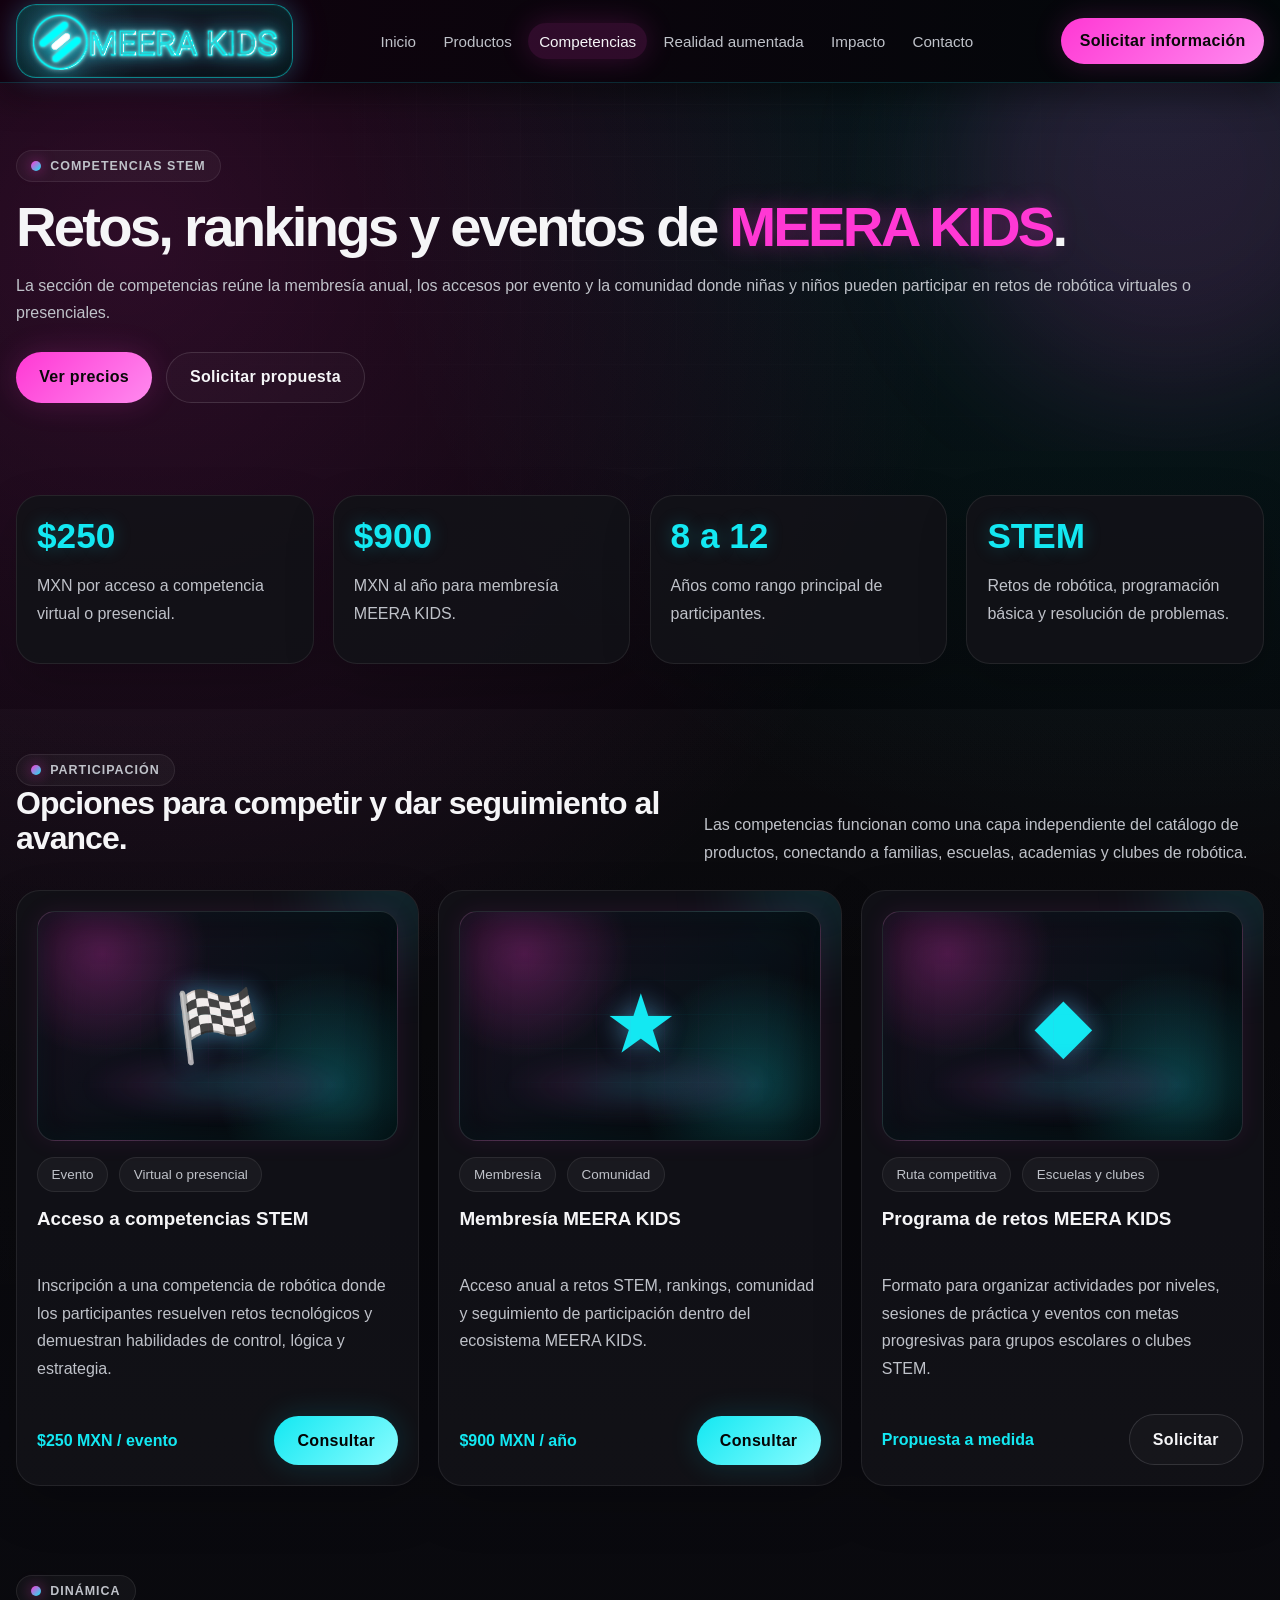
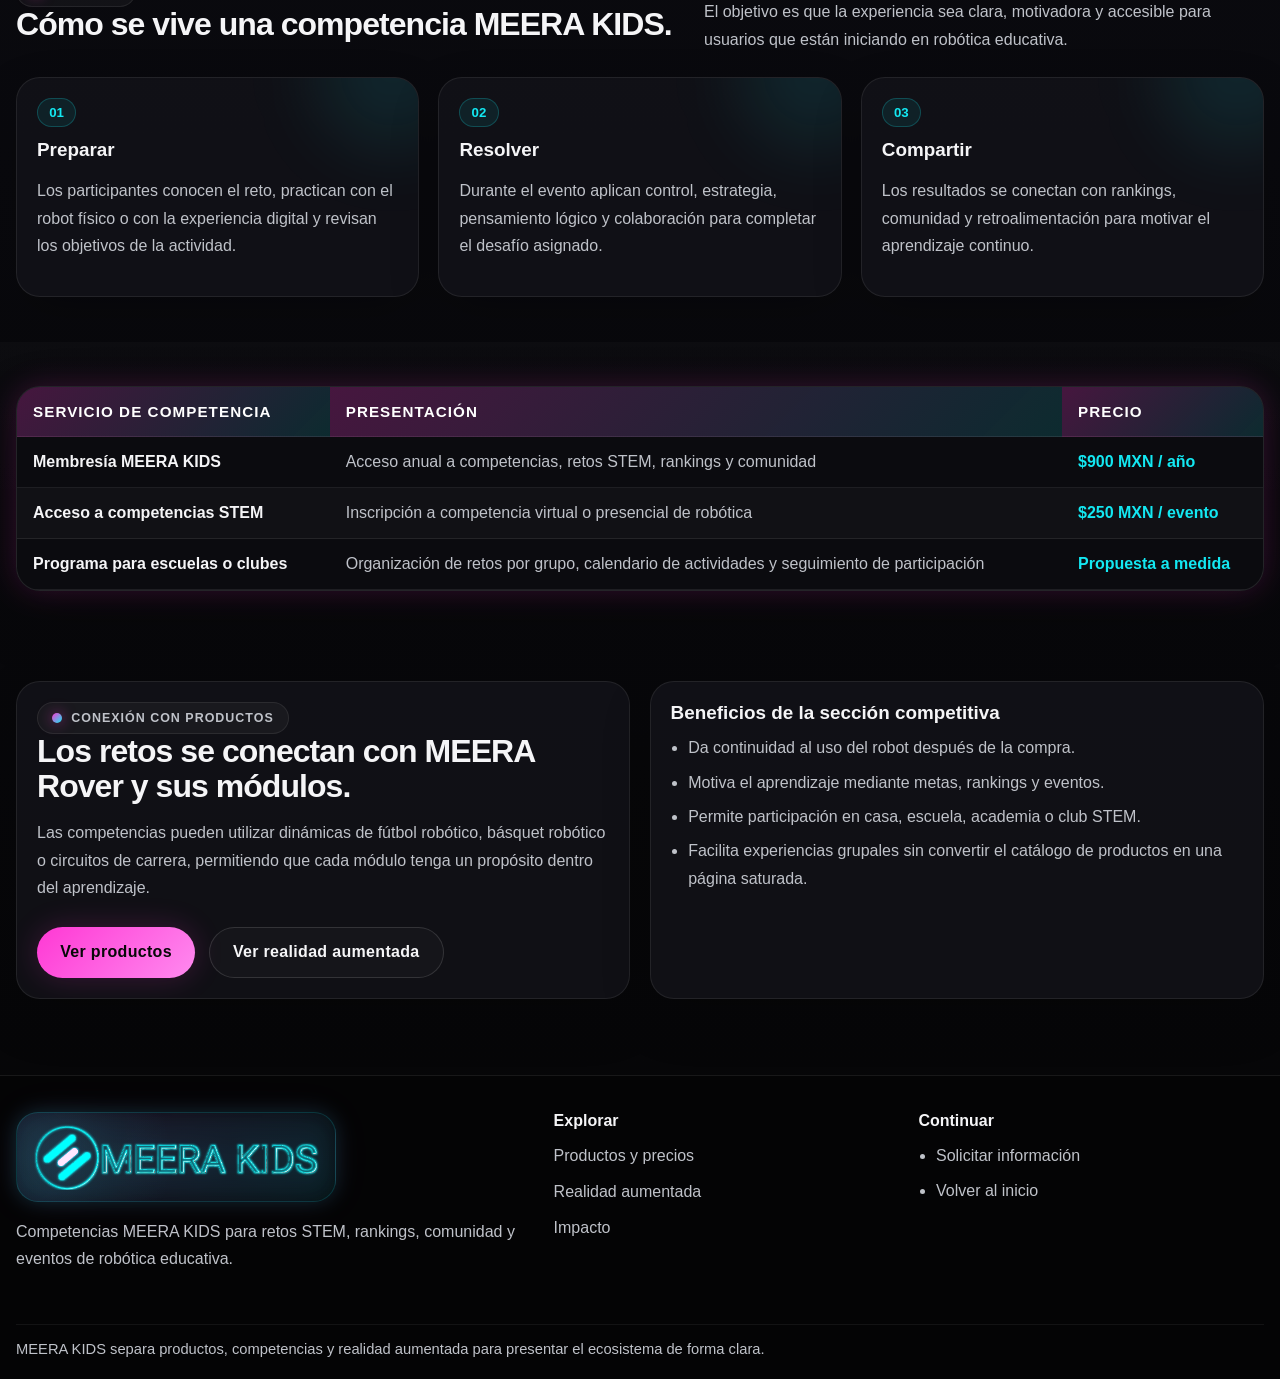
<file: competencias.html>
<!DOCTYPE html>
<html lang="es">
<head>
  <meta charset="UTF-8">
  <meta name="viewport" content="width=device-width, initial-scale=1.0">
  <title>Competencias STEM | MEERA KIDS</title>
  <meta name="description" content="Competencias STEM MEERA KIDS, membresías, rankings y eventos virtuales o presenciales de robótica educativa.">
  <link rel="icon" href="assets/img/logo-circular.png">
  <link rel="stylesheet" href="assets/css/styles.css">
</head>
<body>
  <header class="topbar">
    <div class="container navbar">
      <a class="brand" href="index.html" aria-label="Ir al inicio de MEERA KIDS">
        <img src="assets/img/logo-completo-dark.png" alt="Logo de MEERA KIDS">
      </a>
      <button class="menu-toggle" type="button" data-menu-toggle aria-label="Abrir menú">☰</button>
      <nav>
        <ul class="nav-links" data-menu>
          <li><a href="index.html">Inicio</a></li>
          <li><a href="catalogo.html">Productos</a></li>
          <li><a class="active" href="competencias.html">Competencias</a></li>
          <li><a href="tecnologia-ra.html">Realidad aumentada</a></li>
          <li><a href="impacto.html">Impacto</a></li>
          <li><a href="contacto.html">Contacto</a></li>
        </ul>
      </nav>
      <div class="nav-actions">
        <a class="button" href="contacto.html">Solicitar información</a>
      </div>
    </div>
  </header>

  <main>
    <section class="page-hero">
      <div class="container inner">
        <span class="kicker">Competencias STEM</span>
        <h1>Retos, rankings y eventos de <span class="accent">MEERA KIDS</span>.</h1>
        <p>La sección de competencias reúne la membresía anual, los accesos por evento y la comunidad donde niñas y niños pueden participar en retos de robótica virtuales o presenciales.</p>
        <div class="hero-actions">
          <a class="button" href="#planes-competencia">Ver precios</a>
          <a class="button-ghost" href="contacto.html">Solicitar propuesta</a>
        </div>
      </div>
    </section>

    <section class="section">
      <div class="container stats-grid">
        <article class="stat"><strong>$250</strong><p>MXN por acceso a competencia virtual o presencial.</p></article>
        <article class="stat"><strong>$900</strong><p>MXN al año para membresía MEERA KIDS.</p></article>
        <article class="stat"><strong>8 a 12</strong><p>Años como rango principal de participantes.</p></article>
        <article class="stat"><strong>STEM</strong><p>Retos de robótica, programación básica y resolución de problemas.</p></article>
      </div>
    </section>

    <section class="section section-dark" id="planes-competencia">
      <div class="container section-head">
        <div>
          <span class="kicker">Participación</span>
          <h2 class="section-title">Opciones para competir y dar seguimiento al avance.</h2>
        </div>
        <p class="section-summary">Las competencias funcionan como una capa independiente del catálogo de productos, conectando a familias, escuelas, academias y clubes de robótica.</p>
      </div>
      <div class="container grid-3">
        <article class="product-card">
          <div class="product-icon-panel">🏁</div>
          <div class="tag-row">
            <span class="tag">Evento</span>
            <span class="tag">Virtual o presencial</span>
          </div>
          <h3>Acceso a competencias STEM</h3>
          <p>Inscripción a una competencia de robótica donde los participantes resuelven retos tecnológicos y demuestran habilidades de control, lógica y estrategia.</p>
          <div class="price-row">
            <span class="price-note">$250 MXN / evento</span>
            <a class="button-secondary" href="contacto.html">Consultar</a>
          </div>
        </article>

        <article class="product-card">
          <div class="product-icon-panel">★</div>
          <div class="tag-row">
            <span class="tag">Membresía</span>
            <span class="tag">Comunidad</span>
          </div>
          <h3>Membresía MEERA KIDS</h3>
          <p>Acceso anual a retos STEM, rankings, comunidad y seguimiento de participación dentro del ecosistema MEERA KIDS.</p>
          <div class="price-row">
            <span class="price-note">$900 MXN / año</span>
            <a class="button-secondary" href="contacto.html">Consultar</a>
          </div>
        </article>

        <article class="product-card">
          <div class="product-icon-panel">◆</div>
          <div class="tag-row">
            <span class="tag">Ruta competitiva</span>
            <span class="tag">Escuelas y clubes</span>
          </div>
          <h3>Programa de retos MEERA KIDS</h3>
          <p>Formato para organizar actividades por niveles, sesiones de práctica y eventos con metas progresivas para grupos escolares o clubes STEM.</p>
          <div class="price-row">
            <span class="price-note">Propuesta a medida</span>
            <a class="button-ghost" href="contacto.html">Solicitar</a>
          </div>
        </article>
      </div>
    </section>

    <section class="section">
      <div class="container section-head">
        <div>
          <span class="kicker">Dinámica</span>
          <h2 class="section-title">Cómo se vive una competencia MEERA KIDS.</h2>
        </div>
        <p class="section-summary">El objetivo es que la experiencia sea clara, motivadora y accesible para usuarios que están iniciando en robótica educativa.</p>
      </div>
      <div class="container timeline">
        <article class="timeline-item"><span>01</span><h3>Preparar</h3><p>Los participantes conocen el reto, practican con el robot físico o con la experiencia digital y revisan los objetivos de la actividad.</p></article>
        <article class="timeline-item"><span>02</span><h3>Resolver</h3><p>Durante el evento aplican control, estrategia, pensamiento lógico y colaboración para completar el desafío asignado.</p></article>
        <article class="timeline-item"><span>03</span><h3>Compartir</h3><p>Los resultados se conectan con rankings, comunidad y retroalimentación para motivar el aprendizaje continuo.</p></article>
      </div>
    </section>

    <section class="section section-dark">
      <div class="container price-table-wrap">
        <table class="price-table">
          <thead>
            <tr>
              <th>Servicio de competencia</th>
              <th>Presentación</th>
              <th>Precio</th>
            </tr>
          </thead>
          <tbody>
            <tr><td data-label="Servicio de competencia">Membresía MEERA KIDS</td><td data-label="Presentación">Acceso anual a competencias, retos STEM, rankings y comunidad</td><td data-label="Precio">$900 MXN / año</td></tr>
            <tr><td data-label="Servicio de competencia">Acceso a competencias STEM</td><td data-label="Presentación">Inscripción a competencia virtual o presencial de robótica</td><td data-label="Precio">$250 MXN / evento</td></tr>
            <tr><td data-label="Servicio de competencia">Programa para escuelas o clubes</td><td data-label="Presentación">Organización de retos por grupo, calendario de actividades y seguimiento de participación</td><td data-label="Precio">Propuesta a medida</td></tr>
          </tbody>
        </table>
      </div>
    </section>

    <section class="section">
      <div class="container dual-grid">
        <article class="side-panel text-block">
          <span class="kicker">Conexión con productos</span>
          <h2 class="section-title">Los retos se conectan con MEERA Rover y sus módulos.</h2>
          <p>Las competencias pueden utilizar dinámicas de fútbol robótico, básquet robótico o circuitos de carrera, permitiendo que cada módulo tenga un propósito dentro del aprendizaje.</p>
          <div class="inline-actions">
            <a class="button" href="catalogo.html">Ver productos</a>
            <a class="button-ghost" href="tecnologia-ra.html">Ver realidad aumentada</a>
          </div>
        </article>
        <article class="side-panel text-block">
          <h3>Beneficios de la sección competitiva</h3>
          <ul class="feature-list">
            <li>Da continuidad al uso del robot después de la compra.</li>
            <li>Motiva el aprendizaje mediante metas, rankings y eventos.</li>
            <li>Permite participación en casa, escuela, academia o club STEM.</li>
            <li>Facilita experiencias grupales sin convertir el catálogo de productos en una página saturada.</li>
          </ul>
        </article>
      </div>
    </section>
  </main>

  <footer class="footer">
    <div class="container footer-main">
      <div class="footer-brand">
        <img src="assets/img/logo-completo-dark.png" alt="Logo de MEERA KIDS">
        <p class="footer-copy">Competencias MEERA KIDS para retos STEM, rankings, comunidad y eventos de robótica educativa.</p>
      </div>
      <div class="footer-links">
        <h4>Explorar</h4>
        <ul>
          <li><a href="catalogo.html">Productos y precios</a></li>
          <li><a href="tecnologia-ra.html">Realidad aumentada</a></li>
          <li><a href="impacto.html">Impacto</a></li>
        </ul>
      </div>
      <div class="footer-contact">
        <h4>Continuar</h4>
        <ul class="contact-list">
          <li><a href="contacto.html">Solicitar información</a></li>
          <li><a href="index.html">Volver al inicio</a></li>
        </ul>
      </div>
    </div>
    <div class="container footer-bottom">MEERA KIDS separa productos, competencias y realidad aumentada para presentar el ecosistema de forma clara.</div>
  </footer>

  <script src="assets/js/main.js"></script>
</body>
</html>
</file>
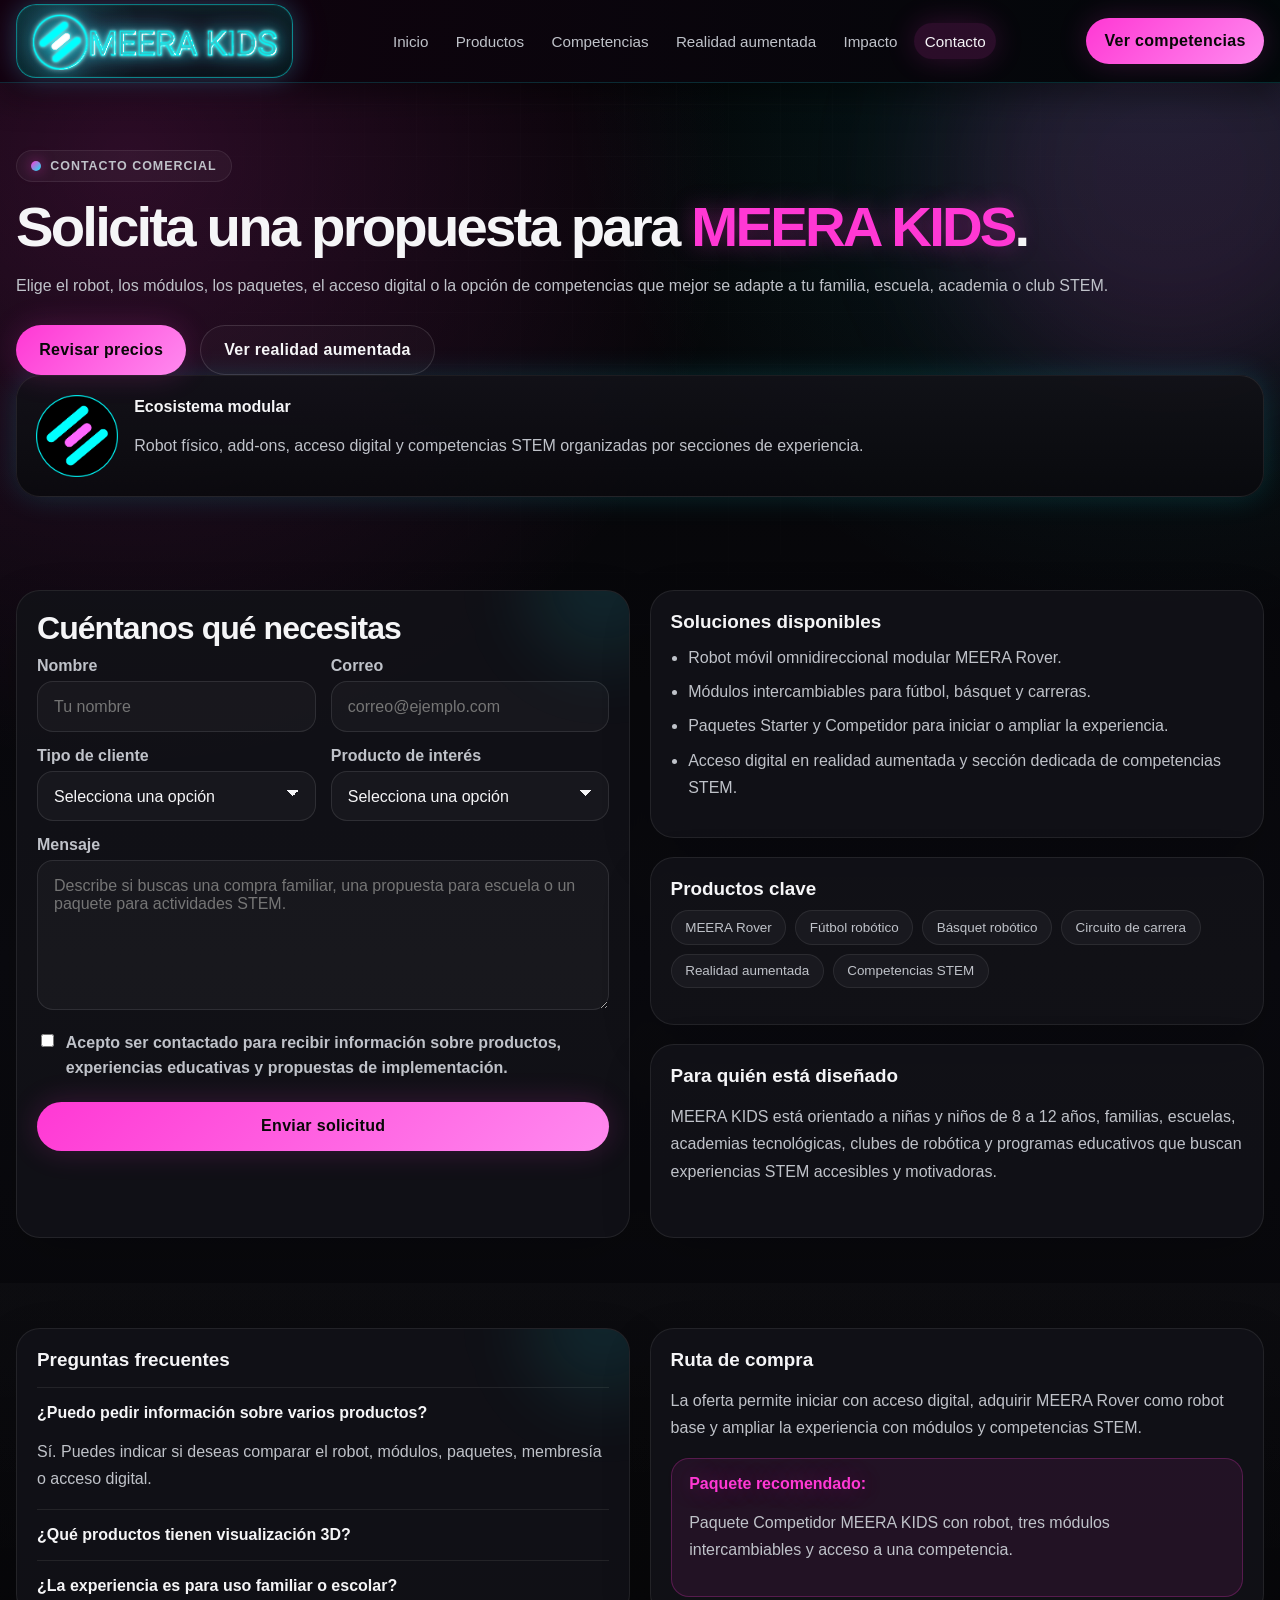
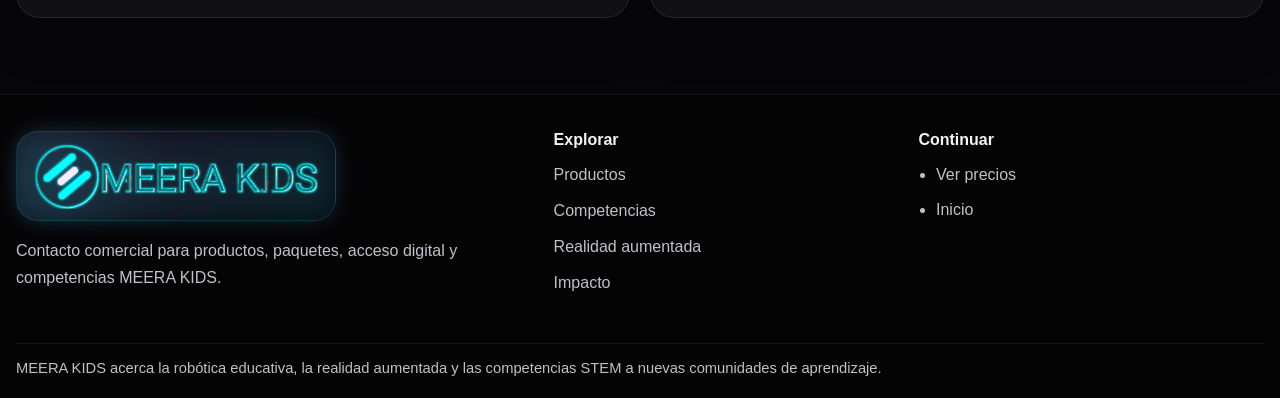
<file: contacto.html>
<!DOCTYPE html>
<html lang="es">
<head>
  <meta charset="UTF-8">
  <meta name="viewport" content="width=device-width, initial-scale=1.0">
  <title>Contacto | MEERA KIDS</title>
  <meta name="description" content="Solicita información sobre MEERA KIDS, robots modulares, módulos intercambiables, realidad aumentada y competencias STEM.">
  <link rel="icon" href="assets/img/logo-circular.png">
  <link rel="stylesheet" href="assets/css/styles.css">
</head>
<body>
  <header class="topbar">
    <div class="container navbar">
      <a class="brand" href="index.html" aria-label="Ir al inicio de MEERA KIDS"><img src="assets/img/logo-completo-dark.png" alt="Logo de MEERA KIDS"></a>
      <button class="menu-toggle" type="button" data-menu-toggle aria-label="Abrir menú">☰</button>
      <nav>
        <ul class="nav-links" data-menu>
          <li><a href="index.html">Inicio</a></li>
          <li><a href="catalogo.html">Productos</a></li>
          <li><a href="competencias.html">Competencias</a></li>
          <li><a href="tecnologia-ra.html">Realidad aumentada</a></li>
          <li><a href="impacto.html">Impacto</a></li>
          <li><a class="active" href="contacto.html">Contacto</a></li>
        </ul>
      </nav>
      <div class="nav-actions"><a class="button" href="competencias.html">Ver competencias</a></div>
    </div>
  </header>

  <main>
    <section class="page-hero">
      <div class="container contact-hero-layout">
        <div>
          <span class="kicker">Contacto comercial</span>
          <h1>Solicita una propuesta para <span class="accent">MEERA KIDS</span>.</h1>
          <p>Elige el robot, los módulos, los paquetes, el acceso digital o la opción de competencias que mejor se adapte a tu familia, escuela, academia o club STEM.</p>
          <div class="hero-actions">
            <a class="button" href="catalogo.html#tabla-precios">Revisar precios</a>
            <a class="button-ghost" href="tecnologia-ra.html">Ver realidad aumentada</a>
          </div>
        </div>
        <aside class="contact-highlight">
          <img src="assets/img/logo-circular.png" alt="Logo circular de MEERA KIDS">
          <div>
            <strong>Ecosistema modular</strong>
            <p>Robot físico, add-ons, acceso digital y competencias STEM organizadas por secciones de experiencia.</p>
          </div>
        </aside>
      </div>
    </section>

    <section class="section">
      <div class="container contact-grid">
        <article class="contact-form">
          <h2 class="section-title">Cuéntanos qué necesitas</h2>
          <form data-contact-form>
            <div class="form-grid">
              <label>
                <span>Nombre</span>
                <input class="input" type="text" name="nombre" placeholder="Tu nombre" required>
              </label>
              <label>
                <span>Correo</span>
                <input class="input" type="email" name="correo" placeholder="correo@ejemplo.com" required>
              </label>
            </div>
            <div class="form-grid">
              <label>
                <span>Tipo de cliente</span>
                <select class="select" name="cliente" required>
                  <option value="">Selecciona una opción</option>
                  <option>Familia</option>
                  <option>Escuela</option>
                  <option>Academia o club STEM</option>
                  <option>Programa educativo</option>
                  <option>Otro</option>
                </select>
              </label>
              <label>
                <span>Producto de interés</span>
                <select class="select" name="producto" required>
                  <option value="">Selecciona una opción</option>
                  <option>MEERA Rover</option>
                  <option>Módulo de fútbol robótico</option>
                  <option>Módulo de básquet robótico</option>
                  <option>Módulo de circuito de carrera</option>
                  <option>Membresía MEERA KIDS</option>
                  <option>Acceso a competencias STEM</option>
                  <option>Paquete Starter MEERA KIDS</option>
                  <option>Paquete Competidor MEERA KIDS</option>
                  <option>Robots MEERA KIDS en realidad aumentada</option>
                </select>
              </label>
            </div>
            <label>
              <span>Mensaje</span>
              <textarea class="textarea" name="mensaje" placeholder="Describe si buscas una compra familiar, una propuesta para escuela o un paquete para actividades STEM." required></textarea>
            </label>
            <label class="checkbox-row">
              <input type="checkbox" required>
              <span>Acepto ser contactado para recibir información sobre productos, experiencias educativas y propuestas de implementación.</span>
            </label>
            <button class="button" type="submit">Enviar solicitud</button>
            <p class="form-status" aria-live="polite"></p>
          </form>
        </article>

        <div class="contact-column">
          <article class="contact-card">
            <h3>Soluciones disponibles</h3>
            <ul class="contact-list">
              <li>Robot móvil omnidireccional modular MEERA Rover.</li>
              <li>Módulos intercambiables para fútbol, básquet y carreras.</li>
              <li>Paquetes Starter y Competidor para iniciar o ampliar la experiencia.</li>
              <li>Acceso digital en realidad aumentada y sección dedicada de competencias STEM.</li>
            </ul>
          </article>
          <article class="contact-card">
            <h3>Productos clave</h3>
            <div class="badge-row compact-row">
              <span class="badge">MEERA Rover</span>
              <span class="badge">Fútbol robótico</span>
              <span class="badge">Básquet robótico</span>
              <span class="badge">Circuito de carrera</span>
              <span class="badge">Realidad aumentada</span>
              <span class="badge">Competencias STEM</span>
            </div>
          </article>
          <article class="contact-card">
            <h3>Para quién está diseñado</h3>
            <p>MEERA KIDS está orientado a niñas y niños de 8 a 12 años, familias, escuelas, academias tecnológicas, clubes de robótica y programas educativos que buscan experiencias STEM accesibles y motivadoras.</p>
          </article>
        </div>
      </div>
    </section>

    <section class="section section-dark">
      <div class="container faq-grid">
        <article class="faq-item">
          <h3>Preguntas frecuentes</h3>
          <details open>
            <summary>¿Puedo pedir información sobre varios productos?</summary>
            <p>Sí. Puedes indicar si deseas comparar el robot, módulos, paquetes, membresía o acceso digital.</p>
          </details>
          <details>
            <summary>¿Qué productos tienen visualización 3D?</summary>
            <p>MEERA Rover, el módulo de fútbol robótico, el módulo de básquet robótico y el módulo de circuito de carrera cuentan con visualización 3D en la página.</p>
          </details>
          <details>
            <summary>¿La experiencia es para uso familiar o escolar?</summary>
            <p>El ecosistema puede utilizarse en casa, en escuela, en academias tecnológicas, en clubes de robótica y en actividades extracurriculares.</p>
          </details>
        </article>
        <article class="side-panel text-block">
          <h3>Ruta de compra</h3>
          <p>La oferta permite iniciar con acceso digital, adquirir MEERA Rover como robot base y ampliar la experiencia con módulos y competencias STEM.</p>
          <div class="note-box"><strong class="accent">Paquete recomendado:</strong><p class="note">Paquete Competidor MEERA KIDS con robot, tres módulos intercambiables y acceso a una competencia.</p></div>
        </article>
      </div>
    </section>
  </main>

  <footer class="footer">
    <div class="container footer-main">
      <div class="footer-brand"><img src="assets/img/logo-completo-dark.png" alt="Logo de MEERA KIDS"><p class="footer-copy">Contacto comercial para productos, paquetes, acceso digital y competencias MEERA KIDS.</p></div>
      <div class="footer-links"><h4>Explorar</h4><ul><li><a href="catalogo.html">Productos</a></li><li><a href="competencias.html">Competencias</a></li><li><a href="tecnologia-ra.html">Realidad aumentada</a></li><li><a href="impacto.html">Impacto</a></li></ul></div>
      <div class="footer-contact"><h4>Continuar</h4><ul class="contact-list"><li><a href="catalogo.html#tabla-precios">Ver precios</a></li><li><a href="index.html">Inicio</a></li></ul></div>
    </div>
    <div class="container footer-bottom">MEERA KIDS acerca la robótica educativa, la realidad aumentada y las competencias STEM a nuevas comunidades de aprendizaje.</div>
  </footer>
  <script src="assets/js/main.js"></script>
</body>
</html>
</file>
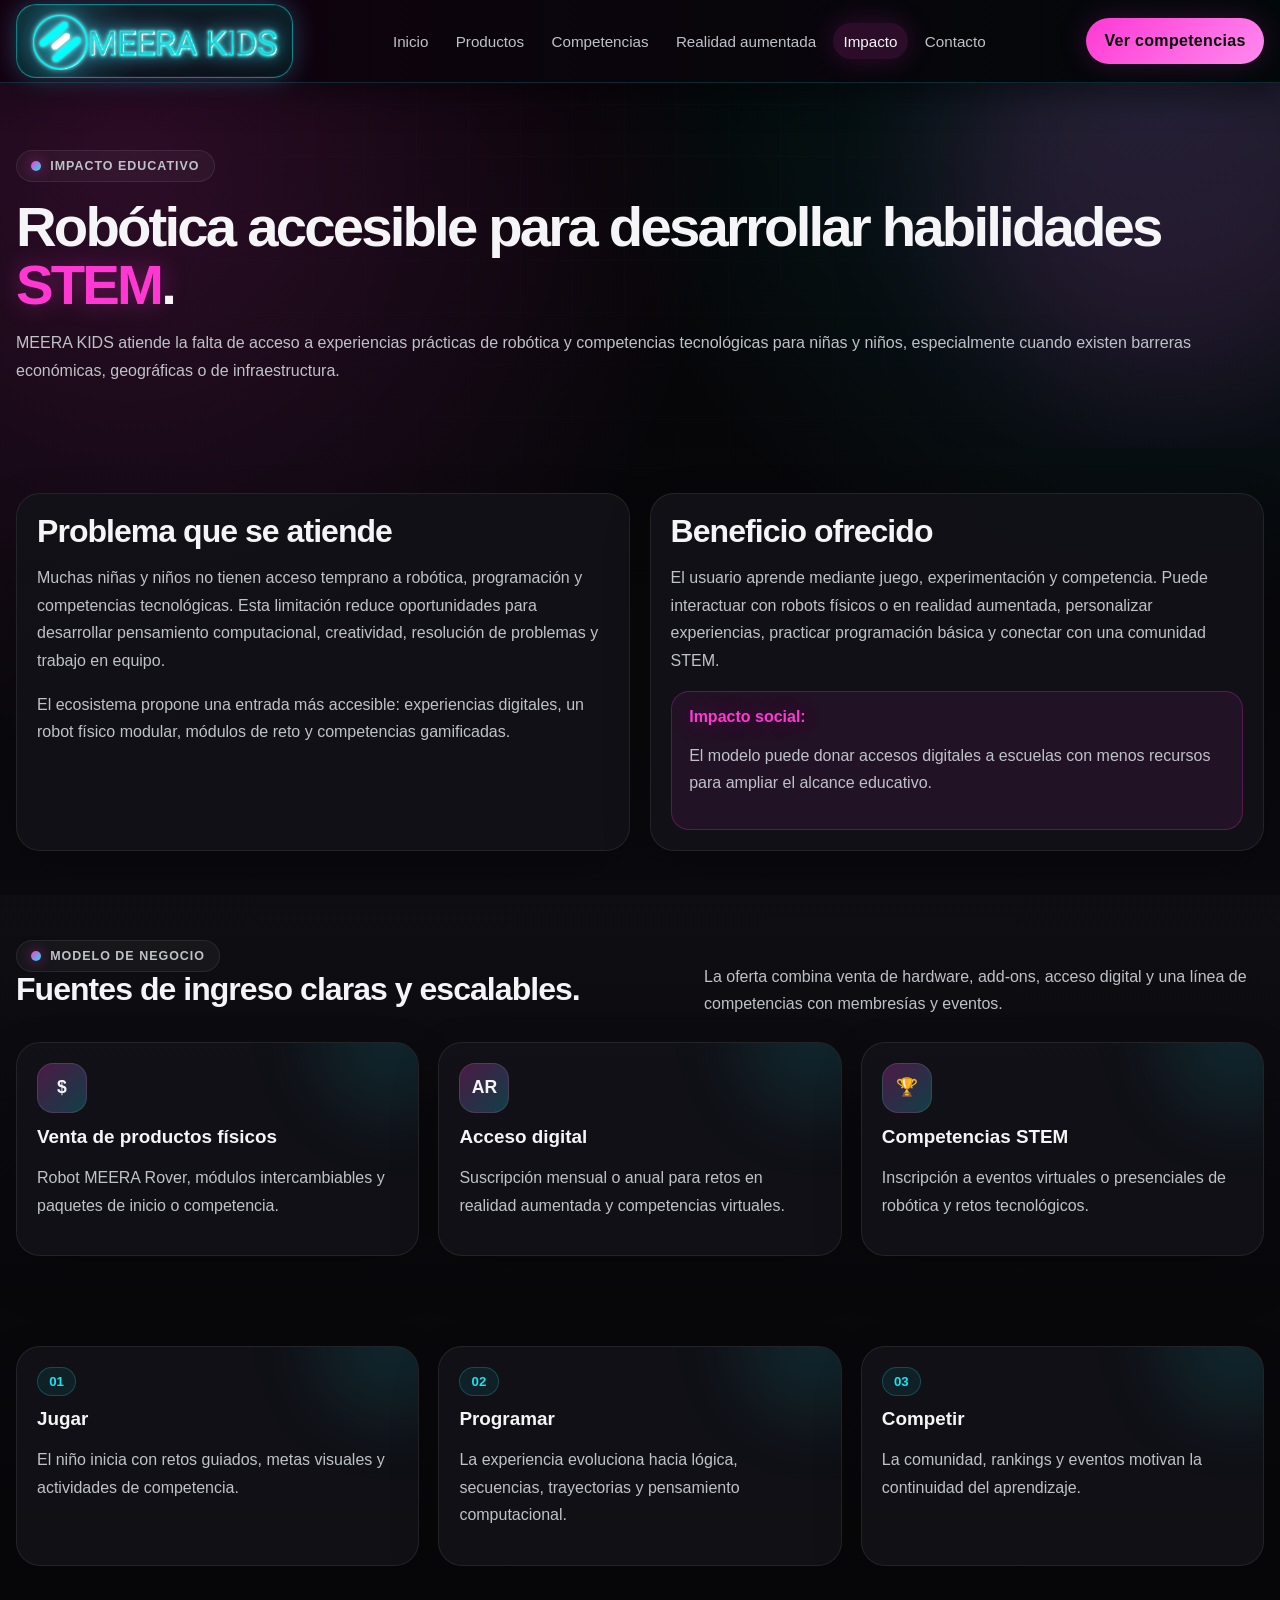
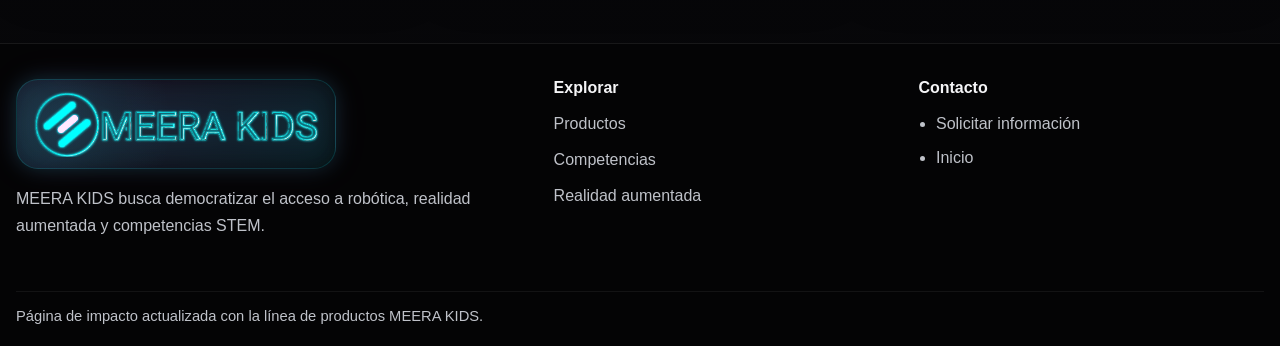
<file: impacto.html>
<!DOCTYPE html>
<html lang="es">
<head>
  <meta charset="UTF-8">
  <meta name="viewport" content="width=device-width, initial-scale=1.0">
  <title>Impacto | MEERA KIDS</title>
  <meta name="description" content="Impacto educativo y modelo de negocio de MEERA KIDS para acercar robótica y competencias STEM a más niñas y niños.">
  <link rel="icon" href="assets/img/logo-circular.png">
  <link rel="stylesheet" href="assets/css/styles.css">
</head>
<body>
  <header class="topbar">
    <div class="container navbar">
      <a class="brand" href="index.html" aria-label="Ir al inicio de MEERA KIDS"><img src="assets/img/logo-completo-dark.png" alt="Logo de MEERA KIDS"></a>
      <button class="menu-toggle" type="button" data-menu-toggle aria-label="Abrir menú">☰</button>
      <nav>
        <ul class="nav-links" data-menu>
          <li><a href="index.html">Inicio</a></li>
          <li><a href="catalogo.html">Productos</a></li>
          <li><a href="competencias.html">Competencias</a></li>
          <li><a href="tecnologia-ra.html">Realidad aumentada</a></li>
          <li><a class="active" href="impacto.html">Impacto</a></li>
          <li><a href="contacto.html">Contacto</a></li>
        </ul>
      </nav>
      <div class="nav-actions"><a class="button" href="competencias.html">Ver competencias</a></div>
    </div>
  </header>

  <main>
    <section class="page-hero">
      <div class="container inner">
        <span class="kicker">Impacto educativo</span>
        <h1>Robótica accesible para desarrollar habilidades <span class="accent">STEM</span>.</h1>
        <p>MEERA KIDS atiende la falta de acceso a experiencias prácticas de robótica y competencias tecnológicas para niñas y niños, especialmente cuando existen barreras económicas, geográficas o de infraestructura.</p>
      </div>
    </section>

    <section class="section">
      <div class="container impact-grid">
        <article class="side-panel text-block">
          <h2 class="section-title">Problema que se atiende</h2>
          <p>Muchas niñas y niños no tienen acceso temprano a robótica, programación y competencias tecnológicas. Esta limitación reduce oportunidades para desarrollar pensamiento computacional, creatividad, resolución de problemas y trabajo en equipo.</p>
          <p>El ecosistema propone una entrada más accesible: experiencias digitales, un robot físico modular, módulos de reto y competencias gamificadas.</p>
        </article>
        <article class="side-panel text-block">
          <h2 class="section-title">Beneficio ofrecido</h2>
          <p>El usuario aprende mediante juego, experimentación y competencia. Puede interactuar con robots físicos o en realidad aumentada, personalizar experiencias, practicar programación básica y conectar con una comunidad STEM.</p>
          <div class="note-box"><strong class="accent">Impacto social:</strong><p class="note">El modelo puede donar accesos digitales a escuelas con menos recursos para ampliar el alcance educativo.</p></div>
        </article>
      </div>
    </section>

    <section class="section section-dark">
      <div class="container section-head">
        <div>
          <span class="kicker">Modelo de negocio</span>
          <h2 class="section-title">Fuentes de ingreso claras y escalables.</h2>
        </div>
        <p class="section-summary">La oferta combina venta de hardware, add-ons, acceso digital y una línea de competencias con membresías y eventos.</p>
      </div>
      <div class="container grid-3">
        <article class="card"><div class="card-icon">$</div><h3>Venta de productos físicos</h3><p>Robot MEERA Rover, módulos intercambiables y paquetes de inicio o competencia.</p></article>
        <article class="card"><div class="card-icon">AR</div><h3>Acceso digital</h3><p>Suscripción mensual o anual para retos en realidad aumentada y competencias virtuales.</p></article>
        <article class="card"><div class="card-icon">🏆</div><h3><a href="competencias.html">Competencias STEM</a></h3><p>Inscripción a eventos virtuales o presenciales de robótica y retos tecnológicos.</p></article>
      </div>
    </section>

    <section class="section">
      <div class="container timeline">
        <article class="timeline-item"><span>01</span><h3>Jugar</h3><p>El niño inicia con retos guiados, metas visuales y actividades de competencia.</p></article>
        <article class="timeline-item"><span>02</span><h3>Programar</h3><p>La experiencia evoluciona hacia lógica, secuencias, trayectorias y pensamiento computacional.</p></article>
        <article class="timeline-item"><span>03</span><h3>Competir</h3><p>La comunidad, rankings y eventos motivan la continuidad del aprendizaje.</p></article>
      </div>
    </section>
  </main>

  <footer class="footer">
    <div class="container footer-main">
      <div class="footer-brand"><img src="assets/img/logo-completo-dark.png" alt="Logo de MEERA KIDS"><p class="footer-copy">MEERA KIDS busca democratizar el acceso a robótica, realidad aumentada y competencias STEM.</p></div>
      <div class="footer-links"><h4>Explorar</h4><ul><li><a href="catalogo.html">Productos</a></li><li><a href="competencias.html">Competencias</a></li><li><a href="tecnologia-ra.html">Realidad aumentada</a></li></ul></div>
      <div class="footer-contact"><h4>Contacto</h4><ul class="contact-list"><li><a href="contacto.html">Solicitar información</a></li><li><a href="index.html">Inicio</a></li></ul></div>
    </div>
    <div class="container footer-bottom">Página de impacto actualizada con la línea de productos MEERA KIDS.</div>
  </footer>
  <script src="assets/js/main.js"></script>
</body>
</html>
</file>
<file: assets/css/styles.css>
:root {
  --bg: #060606;
  --bg-deep: #020204;
  --bg-soft: #111116;
  --bg-card: rgba(18, 18, 24, 0.9);
  --text: #f5f5f7;
  --text-soft: #bfc2c9;
  --muted: #8e929d;
  --line: rgba(255, 255, 255, 0.09);
  --pink: #ff38d4;
  --pink-strong: #ff00c8;
  --pink-soft: rgba(255, 56, 212, 0.15);
  --cyan: #13e8f2;
  --cyan-soft: rgba(19, 232, 242, 0.16);
  --shadow-pink: 0 0 30px rgba(255, 56, 212, 0.18);
  --shadow-cyan: 0 0 30px rgba(19, 232, 242, 0.16);
  --radius: 24px;
  --radius-small: 16px;
  --content: 1320px;
}

* {
  box-sizing: border-box;
}

html {
  scroll-behavior: smooth;
}

body {
  margin: 0;
  font-family: "Segoe UI", Tahoma, Geneva, Verdana, sans-serif;
  color: var(--text);
  background:
    radial-gradient(circle at 10% 8%, rgba(255, 56, 212, 0.16), transparent 28%),
    radial-gradient(circle at 90% 2%, rgba(19, 232, 242, 0.12), transparent 26%),
    linear-gradient(180deg, #030304 0%, #0a0a0f 48%, #050506 100%);
  min-height: 100vh;
}

body::before {
  content: "";
  position: fixed;
  inset: 0;
  pointer-events: none;
  background-image:
    linear-gradient(rgba(255, 255, 255, 0.018) 1px, transparent 1px),
    linear-gradient(90deg, rgba(255, 255, 255, 0.014) 1px, transparent 1px);
  background-size: 52px 52px;
  mask-image: radial-gradient(ellipse at top, black 0%, transparent 74%);
  z-index: -1;
}

a {
  color: inherit;
  text-decoration: none;
}

img {
  max-width: 100%;
  display: block;
}

button,
input,
textarea,
select {
  font: inherit;
}

.container {
  width: min(calc(100% - 2rem), var(--content));
  margin: 0 auto;
}

.topbar {
  position: sticky;
  top: 0;
  z-index: 1000;
  backdrop-filter: blur(18px);
  background:
    linear-gradient(90deg, rgba(18, 2, 15, 0.96), rgba(2, 8, 10, 0.96)),
    rgba(6, 6, 6, 0.95);
  border-bottom: 1px solid rgba(19, 232, 242, 0.17);
  box-shadow: 0 14px 32px rgba(0, 0, 0, 0.42);
}

.navbar {
  display: flex;
  align-items: center;
  justify-content: space-between;
  gap: 0.85rem;
  min-height: 82px;
}

.brand {
  position: relative;
  display: flex;
  align-items: center;
  flex-shrink: 0;
  padding: 0.45rem 0.75rem;
  border-radius: 20px;
  overflow: hidden;
  background:
    radial-gradient(circle at 15% 50%, rgba(19, 232, 242, 0.2), transparent 35%),
    linear-gradient(180deg, rgba(8, 18, 22, 0.98), rgba(2, 4, 6, 0.96));
  border: 1px solid rgba(19, 232, 242, 0.52);
  box-shadow:
    inset 0 0 0 1px rgba(255, 255, 255, 0.04),
    inset 0 0 34px rgba(19, 232, 242, 0.14),
    0 0 24px rgba(19, 232, 242, 0.24),
    0 0 42px rgba(255, 56, 212, 0.12);
}

.brand img {
  position: relative;
  z-index: 1;
  height: 58px;
  width: auto;
  max-width: 300px;
  object-fit: contain;
  filter:
    brightness(1.9)
    contrast(1.58)
    saturate(1.45)
    drop-shadow(0 0 2px rgba(255, 255, 255, 0.65))
    drop-shadow(0 0 9px rgba(19, 232, 242, 0.9))
    drop-shadow(0 0 21px rgba(255, 56, 212, 0.28));
}

.nav-links {
  display: flex;
  align-items: center;
  gap: 0.35rem;
  list-style: none;
  margin: 0;
  padding: 0;
}

.nav-links a {
  display: inline-flex;
  align-items: center;
  color: var(--text-soft);
  padding: 0.58rem 0.68rem;
  border-radius: 999px;
  white-space: nowrap;
  font-size: 0.95rem;
  transition: 180ms ease;
}

.nav-links a:hover,
.nav-links a.active {
  color: var(--text);
  background: var(--pink-soft);
  box-shadow: var(--shadow-pink);
}

.nav-actions {
  display: flex;
  align-items: center;
  gap: 0.55rem;
}

.menu-toggle {
  display: none;
  width: 44px;
  height: 44px;
  border-radius: 50%;
  background: rgba(255, 255, 255, 0.03);
  border: 1px solid var(--line);
  color: var(--text);
  cursor: pointer;
}

.button,
.button-secondary,
.button-ghost {
  display: inline-flex;
  align-items: center;
  justify-content: center;
  gap: 0.55rem;
  border: 0;
  border-radius: 999px;
  padding: 0.95rem 1.45rem;
  font-weight: 800;
  letter-spacing: 0.02em;
  transition: transform 180ms ease, box-shadow 180ms ease, background 180ms ease;
  cursor: pointer;
}

.nav-actions .button {
  padding: 0.85rem 1.15rem;
  white-space: nowrap;
}

.button {
  background: linear-gradient(135deg, var(--pink) 0%, #ff8aef 100%);
  color: #080808;
  box-shadow: var(--shadow-pink);
}

.button-secondary {
  background: linear-gradient(135deg, var(--cyan) 0%, #8afcff 100%);
  color: #040404;
  box-shadow: var(--shadow-cyan);
}

.button-ghost {
  background: rgba(255, 255, 255, 0.025);
  color: var(--text);
  border: 1px solid rgba(255, 255, 255, 0.13);
}

.button:hover,
.button-secondary:hover,
.button-ghost:hover {
  transform: translateY(-2px);
}

.hero {
  padding: 4.8rem 0 4rem;
}

.hero-grid {
  display: grid;
  grid-template-columns: 1.02fr 0.98fr;
  gap: 2rem;
  align-items: center;
}

.kicker {
  display: inline-flex;
  align-items: center;
  gap: 0.55rem;
  padding: 0.5rem 0.9rem;
  border-radius: 999px;
  background: rgba(255, 255, 255, 0.04);
  border: 1px solid rgba(255, 255, 255, 0.08);
  color: var(--text-soft);
  text-transform: uppercase;
  letter-spacing: 0.08em;
  font-size: 0.78rem;
  font-weight: 700;
}

.kicker::before {
  content: "";
  width: 10px;
  height: 10px;
  border-radius: 50%;
  background: linear-gradient(135deg, var(--pink), var(--cyan));
  box-shadow: 0 0 14px rgba(255, 56, 212, 0.55);
}

.hero h1,
.page-hero h1 {
  margin: 1rem 0 1rem;
  font-size: clamp(2.4rem, 4.4vw, 5.05rem);
  line-height: 1.02;
  letter-spacing: -0.05em;
}

.hero p,
.page-hero p,
.text-block p,
.card p,
.product-card p,
.contact-card p,
.timeline-item p,
.faq-item p,
.note,
.stat p,
.footer-copy,
.section-summary {
  color: var(--text-soft);
  line-height: 1.72;
}

.section-summary {
  max-width: 560px;
  margin: 0;
}

.accent {
  color: var(--pink);
  text-shadow: 0 0 24px rgba(255, 56, 212, 0.35);
}

.accent-cyan {
  color: var(--cyan);
  text-shadow: 0 0 22px rgba(19, 232, 242, 0.28);
}

.hero-actions,
.inline-actions {
  display: flex;
  flex-wrap: wrap;
  gap: 0.85rem;
  margin-top: 1.6rem;
}

.hero-proof {
  display: flex;
  flex-wrap: wrap;
  gap: 0.7rem;
  margin-top: 1.4rem;
}

.hero-proof span {
  padding: 0.55rem 0.8rem;
  border-radius: 999px;
  background: rgba(19, 232, 242, 0.08);
  color: var(--cyan);
  border: 1px solid rgba(19, 232, 242, 0.2);
  font-size: 0.86rem;
  font-weight: 700;
}

.hero-panel,
.product-card-image,
.product-icon-panel,
.product-visual {
  position: relative;
  overflow: hidden;
  isolation: isolate;
}

.hero-panel {
  background: linear-gradient(180deg, rgba(17, 17, 20, 0.96), rgba(9, 9, 14, 0.9));
  border: 1px solid rgba(255, 255, 255, 0.1);
  border-radius: 32px;
  padding: 1.2rem;
  box-shadow: var(--shadow-pink), var(--shadow-cyan), 0 25px 60px rgba(0, 0, 0, 0.35);
}

.hero-panel::before {
  content: "";
  position: absolute;
  width: 260px;
  height: 260px;
  right: -70px;
  top: -90px;
  border-radius: 50%;
  background: rgba(255, 56, 212, 0.17);
  filter: blur(42px);
}

.hero-panel::after {
  content: "";
  position: absolute;
  width: 270px;
  height: 270px;
  left: -80px;
  bottom: -100px;
  border-radius: 50%;
  background: rgba(19, 232, 242, 0.16);
  filter: blur(44px);
}

.hero-product-grid {
  position: relative;
  z-index: 1;
  display: grid;
  grid-template-columns: repeat(2, minmax(0, 1fr));
  gap: 1rem;
}

.hero-card {
  min-height: 190px;
  padding: 1rem;
  background:
    radial-gradient(circle at 20% 20%, rgba(255, 56, 212, 0.2), transparent 34%),
    radial-gradient(circle at 82% 78%, rgba(19, 232, 242, 0.19), transparent 36%),
    linear-gradient(135deg, rgba(28, 16, 33, 0.92), rgba(7, 17, 24, 0.92) 58%, rgba(6, 6, 10, 0.96));
  border: 1px solid rgba(255, 255, 255, 0.11);
  border-radius: 24px;
  display: flex;
  flex-direction: column;
  justify-content: space-between;
  position: relative;
  overflow: hidden;
  box-shadow: inset 0 0 34px rgba(0, 0, 0, 0.54), 0 0 18px rgba(255, 56, 212, 0.07);
}

.hero-card-main {
  grid-column: 1 / -1;
  min-height: 260px;
}

.hero-card span {
  position: relative;
  z-index: 2;
  display: inline-flex;
  width: fit-content;
  padding: 0.35rem 0.65rem;
  border-radius: 999px;
  font-size: 0.78rem;
  color: #050505;
  background: linear-gradient(135deg, var(--cyan), #8afcff);
  font-weight: 800;
}

.hero-card .product-model {
  width: 100%;
  height: 145px;
}

.hero-card-main .product-model {
  height: 230px;
}

.page-hero {
  position: relative;
  padding: 4.2rem 0 3rem;
  overflow: hidden;
}

.page-hero::before {
  content: "";
  position: absolute;
  width: 440px;
  height: 440px;
  right: -110px;
  top: -130px;
  border-radius: 50%;
  background: rgba(255, 56, 212, 0.12);
  filter: blur(70px);
}

.page-hero .inner,
.section,
.footer-main,
.product-layout,
.contact-hero-layout {
  position: relative;
  z-index: 1;
}

.section {
  padding: 2.8rem 0;
}

.section-dark {
  background: linear-gradient(180deg, rgba(255, 255, 255, 0.018), rgba(255, 255, 255, 0));
}

.section-title {
  margin: 0 0 0.7rem;
  font-size: clamp(1.7rem, 2.5vw, 2.6rem);
  line-height: 1.08;
  letter-spacing: -0.03em;
}

.section-head {
  display: flex;
  align-items: end;
  justify-content: space-between;
  gap: 1rem;
  margin-bottom: 1.5rem;
}

.badge-row,
.tag-row,
.chip-row {
  display: flex;
  flex-wrap: wrap;
  gap: 0.7rem;
}

.badge,
.tag,
.chip {
  display: inline-flex;
  align-items: center;
  justify-content: center;
  padding: 0.55rem 0.85rem;
  border-radius: 999px;
  font-size: 0.84rem;
  border: 1px solid rgba(255, 255, 255, 0.08);
  background: rgba(255, 255, 255, 0.04);
  color: var(--text-soft);
}

.badge-highlight,
.chip.is-active {
  background: var(--pink-soft);
  color: var(--text);
  border-color: rgba(255, 56, 212, 0.4);
}

.grid-3,
.grid-4,
.stats-grid,
.product-grid,
.contact-grid,
.timeline,
.faq-grid,
.catalog-grid,
.product-layout,
.impact-grid,
.dual-grid {
  display: grid;
  gap: 1.2rem;
}

.grid-3,
.catalog-grid,
.timeline {
  grid-template-columns: repeat(3, minmax(0, 1fr));
}

.product-grid {
  grid-template-columns: repeat(4, minmax(0, 1fr));
}

.grid-4,
.stats-grid {
  grid-template-columns: repeat(4, minmax(0, 1fr));
}

.contact-grid,
.dual-grid,
.impact-grid,
.product-layout,
.faq-grid,
.contact-hero-layout {
  grid-template-columns: repeat(2, minmax(0, 1fr));
}

.product-layout,
.contact-hero-layout {
  align-items: center;
}

.card,
.feature,
.stat,
.product-card,
.contact-card,
.contact-form,
.timeline-item,
.faq-item,
.side-panel {
  position: relative;
  background: var(--bg-card);
  border: 1px solid rgba(255, 255, 255, 0.08);
  border-radius: var(--radius);
  padding: 1.25rem;
  overflow: hidden;
  box-shadow: 0 20px 50px rgba(0, 0, 0, 0.18);
}

.card::before,
.contact-form::before,
.timeline-item::before,
.faq-item::before,
.product-card::before {
  content: "";
  position: absolute;
  width: 150px;
  height: 150px;
  top: -80px;
  right: -50px;
  border-radius: 50%;
  background: rgba(19, 232, 242, 0.1);
  filter: blur(36px);
  pointer-events: none;
}

.card h3,
.feature h3,
.product-card h3,
.contact-card h3,
.timeline-item h3,
.faq-item h3,
.side-panel h3,
.text-block h3 {
  margin: 0 0 0.65rem;
  font-size: 1.18rem;
}

.card-icon {
  width: 50px;
  height: 50px;
  border-radius: 16px;
  display: inline-flex;
  align-items: center;
  justify-content: center;
  margin-bottom: 0.85rem;
  background: linear-gradient(135deg, rgba(255, 56, 212, 0.25), rgba(19, 232, 242, 0.22));
  border: 1px solid rgba(255, 255, 255, 0.1);
  font-size: 1.1rem;
  font-weight: 800;
}

.stat strong {
  display: block;
  font-size: clamp(1.7rem, 3vw, 2.2rem);
  color: var(--cyan);
  margin-bottom: 0.45rem;
  text-shadow: 0 0 18px rgba(19, 232, 242, 0.25);
}

.catalog-filters {
  display: flex;
  flex-wrap: wrap;
  gap: 0.75rem;
  margin-bottom: 1.25rem;
}

.filter-button {
  padding: 0.72rem 1rem;
  border-radius: 999px;
  border: 1px solid rgba(255, 255, 255, 0.08);
  background: rgba(255, 255, 255, 0.03);
  color: var(--text-soft);
  cursor: pointer;
  transition: 180ms ease;
}

.filter-button:hover,
.filter-button.active {
  background: var(--pink-soft);
  color: var(--text);
  border-color: rgba(255, 56, 212, 0.4);
}

.catalog-grid [hidden],
.catalog-grid .product-card.is-hidden {
  display: none !important;
}

.product-card {
  display: flex;
  flex-direction: column;
  gap: 1rem;
}

.product-card-image,
.product-icon-panel {
  min-height: 230px;
  display: grid;
  place-items: center;
  border-radius: 18px;
  background:
    radial-gradient(circle at 18% 18%, rgba(255, 56, 212, 0.24), transparent 30%),
    radial-gradient(circle at 82% 76%, rgba(19, 232, 242, 0.24), transparent 34%),
    linear-gradient(135deg, rgba(28, 16, 33, 0.98) 0%, rgba(10, 18, 25, 0.96) 56%, rgba(6, 6, 10, 0.98) 100%);
  border: 1px solid rgba(255, 255, 255, 0.1);
  box-shadow: inset 0 0 44px rgba(0, 0, 0, 0.58), inset 0 0 22px rgba(19, 232, 242, 0.08), 0 0 24px rgba(255, 56, 212, 0.08);
  padding: 1rem;
}

.product-icon-panel {
  font-size: clamp(2.8rem, 7vw, 4.4rem);
  font-weight: 900;
  color: var(--cyan);
  text-shadow: 0 0 24px rgba(19, 232, 242, 0.4), 0 0 28px rgba(255, 56, 212, 0.22);
}

.hero-card::before,
.product-card-image::before,
.product-icon-panel::before,
.product-visual::before {
  content: "";
  position: absolute;
  inset: 0;
  background-image:
    linear-gradient(rgba(19, 232, 242, 0.1) 1px, transparent 1px),
    linear-gradient(90deg, rgba(255, 56, 212, 0.08) 1px, transparent 1px);
  background-size: 34px 34px;
  -webkit-mask-image: radial-gradient(ellipse at center, black 0%, transparent 72%);
  mask-image: radial-gradient(ellipse at center, black 0%, transparent 72%);
  opacity: 0.42;
  pointer-events: none;
  z-index: 0;
}

.hero-card::after,
.product-card-image::after,
.product-icon-panel::after,
.product-visual::after {
  content: "";
  position: absolute;
  left: 12%;
  right: 12%;
  bottom: 12%;
  height: 24%;
  border-radius: 999px;
  background: radial-gradient(ellipse at center, rgba(19, 232, 242, 0.24), rgba(255, 56, 212, 0.1) 42%, transparent 72%);
  filter: blur(12px);
  opacity: 0.9;
  pointer-events: none;
  z-index: 1;
}

.product-model {
  width: 100%;
  height: 250px;
  display: block;
  --poster-color: transparent;
  --progress-bar-color: var(--pink);
  --progress-bar-height: 4px;
  filter: drop-shadow(0 22px 30px rgba(0, 0, 0, 0.56)) drop-shadow(0 0 18px rgba(19, 232, 242, 0.12));
  position: relative;
  z-index: 2;
}

.product-card-image .product-model {
  height: 220px;
}

.product-visual {
  background:
    radial-gradient(circle at 18% 20%, rgba(255, 56, 212, 0.24), transparent 30%),
    radial-gradient(circle at 82% 78%, rgba(19, 232, 242, 0.24), transparent 36%),
    linear-gradient(135deg, rgba(30, 15, 37, 0.98) 0%, rgba(8, 18, 26, 0.96) 58%, rgba(5, 5, 9, 0.98) 100%);
  border: 1px solid rgba(255, 255, 255, 0.11);
  border-radius: 32px;
  padding: 1.5rem;
  min-height: 520px;
  display: flex;
  align-items: center;
  justify-content: center;
  box-shadow: inset 0 0 70px rgba(0, 0, 0, 0.62), inset 0 0 30px rgba(19, 232, 242, 0.08), var(--shadow-cyan), 0 0 34px rgba(255, 56, 212, 0.08);
}

.product-visual .product-model {
  height: 470px;
  min-height: 420px;
}

.price-row {
  display: flex;
  align-items: center;
  justify-content: space-between;
  gap: 1rem;
  margin-top: auto;
}

.price-note {
  color: var(--cyan);
  font-weight: 900;
}

.product-price-card {
  margin-top: 1.2rem;
  padding: 1rem 1.1rem;
  border-radius: 20px;
  background: linear-gradient(135deg, rgba(255, 56, 212, 0.13), rgba(19, 232, 242, 0.1));
  border: 1px solid rgba(255, 255, 255, 0.11);
  width: fit-content;
}

.product-price-card span,
.product-price-card small {
  display: block;
  color: var(--text-soft);
}

.product-price-card strong {
  display: block;
  margin: 0.15rem 0;
  color: var(--cyan);
  font-size: 2rem;
  text-shadow: 0 0 18px rgba(19, 232, 242, 0.24);
}

.product-copy ul,
.text-block ul,
.side-panel ul,
.footer-links ul,
.contact-list,
.spec-list,
.feature-list {
  margin: 0;
  padding-left: 1.1rem;
  color: var(--text-soft);
  line-height: 1.7;
}

.spec-list li + li,
.product-copy li + li,
.text-block li + li,
.side-panel li + li,
.contact-list li + li,
.feature-list li + li {
  margin-top: 0.45rem;
}

.price-table-wrap {
  overflow: hidden;
  border-radius: var(--radius);
  border: 1px solid rgba(255, 255, 255, 0.1);
  background: rgba(12, 12, 17, 0.84);
  box-shadow: var(--shadow-pink), 0 24px 60px rgba(0, 0, 0, 0.25);
}

.price-table {
  width: 100%;
  border-collapse: collapse;
}

.price-table th,
.price-table td {
  padding: 1rem;
  text-align: left;
  vertical-align: top;
  border-bottom: 1px solid rgba(255, 255, 255, 0.08);
}

.price-table th {
  background: linear-gradient(135deg, rgba(255, 56, 212, 0.24), rgba(19, 232, 242, 0.14));
  color: #fff;
  font-size: 0.95rem;
  text-transform: uppercase;
  letter-spacing: 0.07em;
}

.price-table td {
  color: var(--text-soft);
}

.price-table td:first-child {
  color: var(--text);
  font-weight: 800;
}

.price-table td:last-child {
  color: var(--cyan);
  font-weight: 900;
  white-space: nowrap;
}

.price-table tbody tr:nth-child(even) {
  background: rgba(255, 255, 255, 0.025);
}

.price-table tbody tr:hover {
  background: rgba(255, 56, 212, 0.06);
}

.note-box {
  padding: 1rem 1.1rem;
  border-radius: 18px;
  background: rgba(255, 56, 212, 0.08);
  border: 1px solid rgba(255, 56, 212, 0.24);
}

.contact-highlight {
  display: flex;
  align-items: center;
  gap: 1rem;
  padding: 1.2rem;
  border-radius: var(--radius);
  background: linear-gradient(180deg, rgba(18, 18, 24, 0.92), rgba(10, 10, 14, 0.88));
  border: 1px solid rgba(255, 255, 255, 0.08);
  box-shadow: var(--shadow-cyan);
}

.contact-highlight img {
  width: 82px;
  height: 82px;
  object-fit: contain;
  flex-shrink: 0;
}

.contact-highlight strong,
.mini-step strong {
  display: block;
  margin-bottom: 0.3rem;
}

.contact-form form {
  display: grid;
  gap: 0.95rem;
}

.form-grid {
  display: grid;
  grid-template-columns: repeat(2, minmax(0, 1fr));
  gap: 0.95rem;
}

.contact-form label > span {
  display: block;
  margin-bottom: 0.4rem;
  color: var(--text-soft);
  font-weight: 700;
}

.input,
.textarea,
.select {
  width: 100%;
  border: 1px solid rgba(255, 255, 255, 0.1);
  background: rgba(255, 255, 255, 0.03);
  color: var(--text);
  border-radius: 16px;
  padding: 0.95rem 1rem;
  outline: none;
}

.select {
  appearance: none;
  -webkit-appearance: none;
  -moz-appearance: none;
  background-image:
    linear-gradient(45deg, transparent 50%, var(--text) 50%),
    linear-gradient(135deg, var(--text) 50%, transparent 50%);
  background-position: calc(100% - 22px) calc(50% - 3px), calc(100% - 16px) calc(50% - 3px);
  background-size: 6px 6px, 6px 6px;
  background-repeat: no-repeat;
  padding-right: 2.8rem;
}

.select option,
.select optgroup {
  background: #111218;
  color: #f5f5f7;
}

.input:focus,
.textarea:focus,
.select:focus {
  border-color: rgba(255, 56, 212, 0.55);
  box-shadow: 0 0 0 4px rgba(255, 56, 212, 0.12);
}

.textarea {
  min-height: 150px;
  resize: vertical;
}

.checkbox-row {
  display: flex;
  align-items: start;
  gap: 0.55rem;
  color: var(--text-soft);
  line-height: 1.6;
}

.checkbox-row input {
  margin-top: 0.25rem;
  accent-color: var(--pink);
}

.form-status {
  min-height: 1.3rem;
  color: var(--cyan);
  font-size: 0.95rem;
}

.contact-column {
  display: grid;
  gap: 1.2rem;
}

.compact-row {
  gap: 0.55rem;
}

.timeline-item span {
  display: inline-flex;
  margin-bottom: 0.75rem;
  padding: 0.38rem 0.7rem;
  border-radius: 999px;
  background: rgba(19, 232, 242, 0.08);
  border: 1px solid rgba(19, 232, 242, 0.22);
  color: var(--cyan);
  font-size: 0.83rem;
  font-weight: 800;
}

.faq-item details {
  border-top: 1px solid rgba(255, 255, 255, 0.08);
  padding-top: 1rem;
  margin-top: 1rem;
}

.faq-item summary {
  cursor: pointer;
  font-weight: 800;
  list-style: none;
}

.faq-item summary::-webkit-details-marker {
  display: none;
}

.footer {
  margin-top: 2rem;
  border-top: 1px solid rgba(255, 255, 255, 0.08);
  background: rgba(5, 5, 6, 0.95);
}

.footer-main {
  padding: 2.2rem 0;
  display: grid;
  grid-template-columns: 1.2fr 0.8fr 0.8fr;
  gap: 1.2rem;
}

.footer-brand img {
  max-width: 320px;
  margin-bottom: 0.9rem;
  padding: 0.65rem 0.85rem;
  border-radius: 22px;
  background: radial-gradient(circle at left, rgba(19, 232, 242, 0.12), transparent 48%), linear-gradient(135deg, rgba(255, 56, 212, 0.08), rgba(19, 232, 242, 0.045)), rgba(4, 4, 7, 0.42);
  border: 1px solid rgba(19, 232, 242, 0.16);
  filter: drop-shadow(0 0 10px rgba(19, 232, 242, 0.32)) drop-shadow(0 0 16px rgba(255, 56, 212, 0.12));
}

.footer-links h4,
.footer-contact h4 {
  margin-top: 0;
  margin-bottom: 0.8rem;
}

.footer-links ul {
  list-style: none;
  padding: 0;
}

.footer-links li + li {
  margin-top: 0.55rem;
}

.footer-bottom {
  padding: 1rem 0 1.4rem;
  border-top: 1px solid rgba(255, 255, 255, 0.06);
  color: var(--text-soft);
  font-size: 0.92rem;
}

@media (max-width: 1040px) {
  .hero-grid,
  .footer-main,
  .product-layout,
  .contact-grid,
  .impact-grid,
  .dual-grid,
  .faq-grid,
  .timeline,
  .catalog-grid,
  .product-grid,
  .grid-4,
  .grid-3,
  .stats-grid,
  .contact-hero-layout {
    grid-template-columns: 1fr 1fr;
  }

  .hero-grid,
  .product-layout,
  .contact-hero-layout,
  .footer-main {
    grid-template-columns: 1fr;
  }

  .section-head {
    align-items: start;
    flex-direction: column;
  }
}

@media (max-width: 980px) {
  .menu-toggle {
    display: inline-flex;
    align-items: center;
    justify-content: center;
  }

  .nav-links {
    position: absolute;
    left: 1rem;
    right: 1rem;
    top: calc(100% + 0.75rem);
    flex-direction: column;
    align-items: stretch;
    gap: 0.25rem;
    padding: 0.7rem;
    border-radius: 22px;
    background: rgba(10, 10, 12, 0.98);
    border: 1px solid rgba(255, 255, 255, 0.08);
    box-shadow: 0 15px 40px rgba(0, 0, 0, 0.35);
    opacity: 0;
    visibility: hidden;
    transform: translateY(-10px);
    transition: 180ms ease;
  }

  .nav-links.is-open {
    opacity: 1;
    visibility: visible;
    transform: translateY(0);
  }

  .nav-actions .button {
    display: none;
  }

  .navbar {
    min-height: 74px;
  }

  .brand {
    padding: 0.36rem 0.58rem;
    border-radius: 15px;
  }

  .brand img {
    height: 46px;
    max-width: 220px;
  }

  .page-hero,
  .hero {
    padding-top: 3rem;
  }

  .hero h1,
  .page-hero h1 {
    font-size: clamp(2.05rem, 10vw, 3.1rem);
  }

  .hero-product-grid,
  .grid-4,
  .grid-3,
  .stats-grid,
  .product-grid,
  .catalog-grid,
  .timeline,
  .faq-grid,
  .contact-grid,
  .impact-grid,
  .dual-grid,
  .product-layout,
  .contact-hero-layout,
  .form-grid {
    grid-template-columns: 1fr;
  }

  .hero-card-main {
    grid-column: auto;
  }

  .hero-card,
  .hero-card-main {
    min-height: 180px;
  }

  .hero-card .product-model,
  .hero-card-main .product-model,
  .product-card-image .product-model,
  .product-model {
    height: 210px;
  }

  .product-visual {
    min-height: 360px;
  }

  .product-visual .product-model {
    height: 340px;
    min-height: 300px;
  }

  .price-row {
    align-items: flex-start;
    flex-direction: column;
  }

  .contact-highlight {
    flex-direction: column;
    align-items: start;
  }

  .price-table thead {
    display: none;
  }

  .price-table,
  .price-table tbody,
  .price-table tr,
  .price-table td {
    display: block;
    width: 100%;
  }

  .price-table tr {
    padding: 0.85rem 0;
    border-bottom: 1px solid rgba(255, 255, 255, 0.08);
  }

  .price-table td {
    border: 0;
    padding: 0.55rem 1rem;
    white-space: normal !important;
  }

  .price-table td::before {
    content: attr(data-label);
    display: block;
    margin-bottom: 0.25rem;
    color: var(--muted);
    text-transform: uppercase;
    letter-spacing: 0.06em;
    font-size: 0.74rem;
    font-weight: 800;
  }
}

model-viewer.product-model {
  background:
    radial-gradient(circle at 50% 54%, rgba(245, 245, 255, 0.18), transparent 28%),
    radial-gradient(circle at 35% 70%, rgba(19, 232, 242, 0.22), transparent 34%),
    radial-gradient(circle at 66% 30%, rgba(255, 56, 212, 0.18), transparent 32%);
  border-radius: 22px;
}

.hero-card model-viewer.product-model,
.product-card-image model-viewer.product-model,
.product-visual model-viewer.product-model {
  filter: drop-shadow(0 28px 34px rgba(0, 0, 0, 0.64)) drop-shadow(0 0 24px rgba(19, 232, 242, 0.22));
}
</file>
